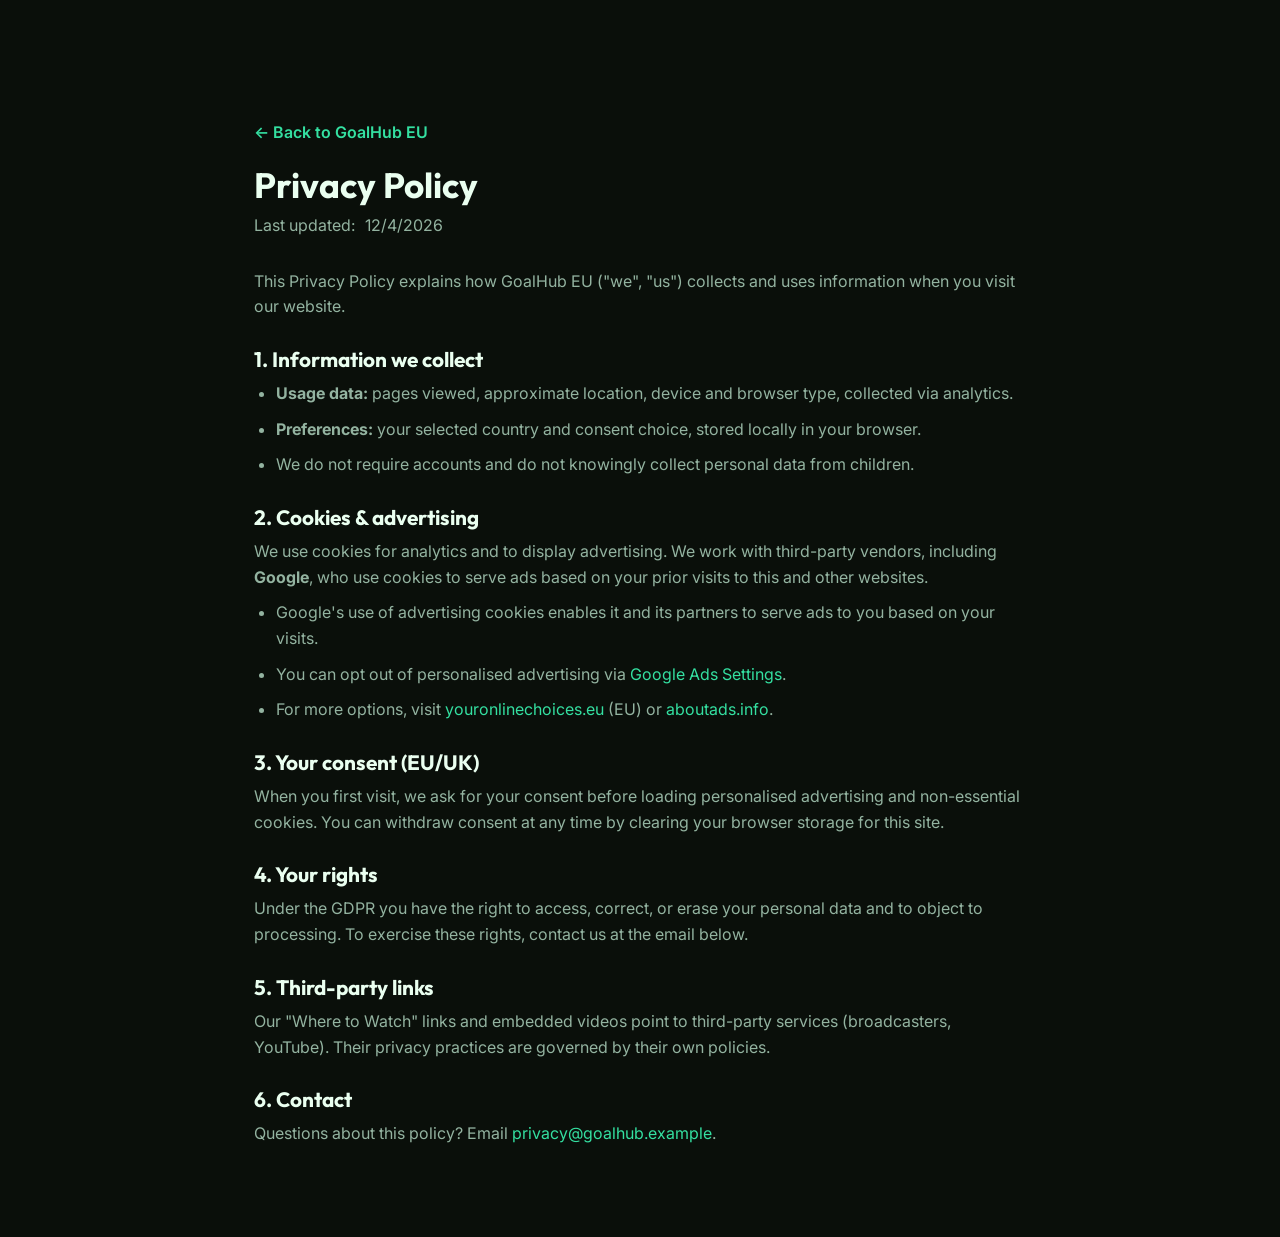
<file: privacy.html>
<!DOCTYPE html>
<html lang="en">
<head>
  <meta charset="UTF-8" />
  <meta name="viewport" content="width=device-width, initial-scale=1.0" />
  <meta name="description" content="GoalHub EU privacy policy — how we use cookies, analytics and advertising." />
  <title>Privacy Policy — GoalHub EU</title>
  <link href="https://fonts.googleapis.com/css2?family=Outfit:wght@400;600;700;800&family=Inter:wght@400;500;600&display=swap" rel="stylesheet" />
  <link rel="stylesheet" href="styles.css" />
  <link rel="icon" href="data:image/svg+xml,<svg xmlns='http://www.w3.org/2000/svg' viewBox='0 0 100 100'><text y='.9em' font-size='90'>⚽</text></svg>" />
</head>
<body>
  <article class="legal">
    <a href="index.html" class="back-link">← Back to GoalHub EU</a>
    <h1>Privacy Policy</h1>
    <p class="updated">Last updated: <span id="d"></span></p>

    <p>This Privacy Policy explains how GoalHub EU ("we", "us") collects and uses information when you visit our website.</p>

    <h2>1. Information we collect</h2>
    <ul>
      <li><strong>Usage data:</strong> pages viewed, approximate location, device and browser type, collected via analytics.</li>
      <li><strong>Preferences:</strong> your selected country and consent choice, stored locally in your browser.</li>
      <li>We do not require accounts and do not knowingly collect personal data from children.</li>
    </ul>

    <h2>2. Cookies &amp; advertising</h2>
    <p>We use cookies for analytics and to display advertising. We work with third-party vendors, including <strong>Google</strong>, who use cookies to serve ads based on your prior visits to this and other websites.</p>
    <ul>
      <li>Google's use of advertising cookies enables it and its partners to serve ads to you based on your visits.</li>
      <li>You can opt out of personalised advertising via <a href="https://www.google.com/settings/ads" target="_blank" rel="noopener">Google Ads Settings</a>.</li>
      <li>For more options, visit <a href="https://www.youronlinechoices.eu" target="_blank" rel="noopener">youronlinechoices.eu</a> (EU) or <a href="https://optout.aboutads.info" target="_blank" rel="noopener">aboutads.info</a>.</li>
    </ul>

    <h2>3. Your consent (EU/UK)</h2>
    <p>When you first visit, we ask for your consent before loading personalised advertising and non-essential cookies. You can withdraw consent at any time by clearing your browser storage for this site.</p>

    <h2>4. Your rights</h2>
    <p>Under the GDPR you have the right to access, correct, or erase your personal data and to object to processing. To exercise these rights, contact us at the email below.</p>

    <h2>5. Third-party links</h2>
    <p>Our "Where to Watch" links and embedded videos point to third-party services (broadcasters, YouTube). Their privacy practices are governed by their own policies.</p>

    <h2>6. Contact</h2>
    <p>Questions about this policy? Email <a href="mailto:privacy@goalhub.example">privacy@goalhub.example</a>.</p>
  </article>
  <script>document.getElementById("d").textContent = new Date().toLocaleDateString();</script>
</body>
</html>
</file>
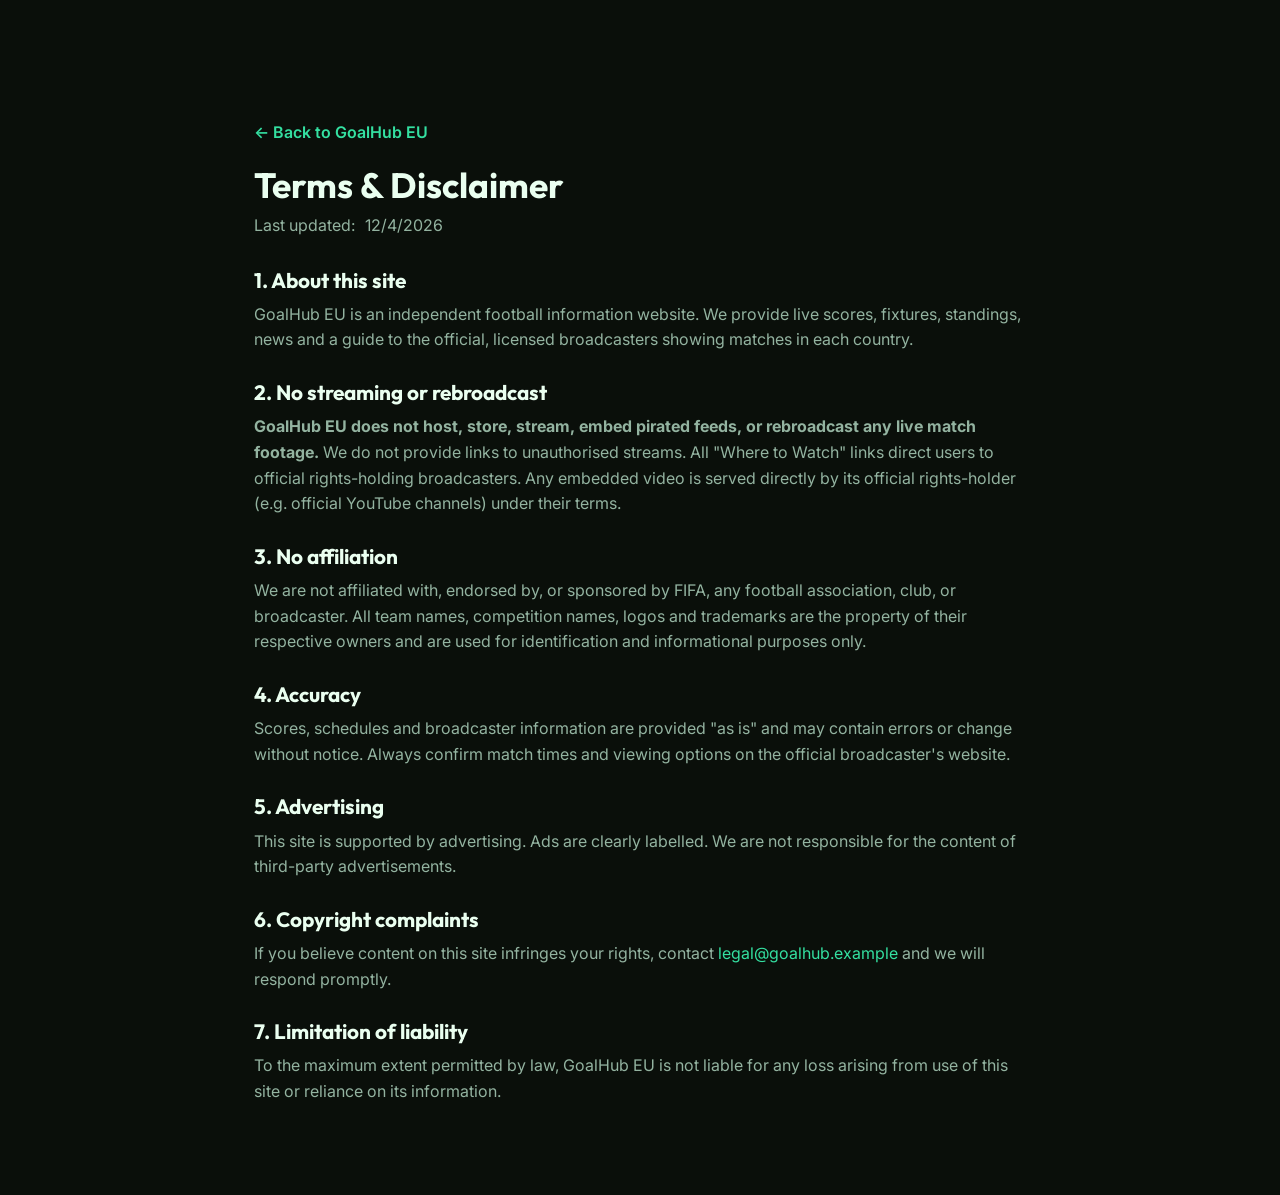
<file: terms.html>
<!DOCTYPE html>
<html lang="en">
<head>
  <meta charset="UTF-8" />
  <meta name="viewport" content="width=device-width, initial-scale=1.0" />
  <meta name="description" content="GoalHub EU terms of use and content disclaimer." />
  <title>Terms &amp; Disclaimer — GoalHub EU</title>
  <link href="https://fonts.googleapis.com/css2?family=Outfit:wght@400;600;700;800&family=Inter:wght@400;500;600&display=swap" rel="stylesheet" />
  <link rel="stylesheet" href="styles.css" />
  <link rel="icon" href="data:image/svg+xml,<svg xmlns='http://www.w3.org/2000/svg' viewBox='0 0 100 100'><text y='.9em' font-size='90'>⚽</text></svg>" />
</head>
<body>
  <article class="legal">
    <a href="index.html" class="back-link">← Back to GoalHub EU</a>
    <h1>Terms &amp; Disclaimer</h1>
    <p class="updated">Last updated: <span id="d"></span></p>

    <h2>1. About this site</h2>
    <p>GoalHub EU is an independent football information website. We provide live scores, fixtures, standings, news and a guide to the official, licensed broadcasters showing matches in each country.</p>

    <h2>2. No streaming or rebroadcast</h2>
    <p><strong>GoalHub EU does not host, store, stream, embed pirated feeds, or rebroadcast any live match footage.</strong> We do not provide links to unauthorised streams. All "Where to Watch" links direct users to official rights-holding broadcasters. Any embedded video is served directly by its official rights-holder (e.g. official YouTube channels) under their terms.</p>

    <h2>3. No affiliation</h2>
    <p>We are not affiliated with, endorsed by, or sponsored by FIFA, any football association, club, or broadcaster. All team names, competition names, logos and trademarks are the property of their respective owners and are used for identification and informational purposes only.</p>

    <h2>4. Accuracy</h2>
    <p>Scores, schedules and broadcaster information are provided "as is" and may contain errors or change without notice. Always confirm match times and viewing options on the official broadcaster's website.</p>

    <h2>5. Advertising</h2>
    <p>This site is supported by advertising. Ads are clearly labelled. We are not responsible for the content of third-party advertisements.</p>

    <h2>6. Copyright complaints</h2>
    <p>If you believe content on this site infringes your rights, contact <a href="mailto:legal@goalhub.example">legal@goalhub.example</a> and we will respond promptly.</p>

    <h2>7. Limitation of liability</h2>
    <p>To the maximum extent permitted by law, GoalHub EU is not liable for any loss arising from use of this site or reliance on its information.</p>
  </article>
  <script>document.getElementById("d").textContent = new Date().toLocaleDateString();</script>
</body>
</html>
</file>
<file: styles.css>
/* ===== Design tokens ===== */
:root {
  --bg: #0a0f0a;
  --bg-2: #0e150e;
  --surface: #13201a;
  --surface-2: #1a2c22;
  --border: rgba(255, 255, 255, 0.08);
  --text: #eafff0;
  --muted: #93b3a0;
  --brand: #1fc16b;
  --brand-2: #34e0a1;
  --accent: #ffd23f;
  --live: #ff3b5c;
  --grad: linear-gradient(135deg, #1fc16b 0%, #34e0a1 100%);
  --radius: 18px;
  --radius-sm: 12px;
  --maxw: 1200px;
  --shadow: 0 24px 60px -20px rgba(31, 193, 107, 0.4);
}

* { box-sizing: border-box; margin: 0; padding: 0; }
html { scroll-behavior: smooth; scroll-padding-top: 88px; }
body {
  font-family: "Inter", system-ui, sans-serif;
  background: var(--bg); color: var(--text); line-height: 1.6;
  -webkit-font-smoothing: antialiased; overflow-x: hidden;
}
h1, h2, h3, h4, .brand__name { font-family: "Outfit", sans-serif; line-height: 1.12; }
a { color: inherit; text-decoration: none; }
img { max-width: 100%; display: block; }

.container { width: 100%; max-width: var(--maxw); margin: 0 auto; padding: 0 24px; }
.grad { background: var(--grad); -webkit-background-clip: text; background-clip: text; -webkit-text-fill-color: transparent; }

/* ===== Buttons ===== */
.btn {
  display: inline-flex; align-items: center; justify-content: center; gap: 8px;
  font-weight: 600; font-size: 1rem; padding: 13px 24px; border-radius: 999px;
  border: 1px solid transparent; cursor: pointer;
  transition: transform .2s, box-shadow .2s, background .2s, border-color .2s; white-space: nowrap;
}
.btn--primary { background: var(--grad); color: #052012; box-shadow: var(--shadow); }
.btn--primary:hover { transform: translateY(-2px); }
.btn--ghost { background: rgba(255,255,255,.04); color: var(--text); border-color: var(--border); }
.btn--ghost:hover { background: rgba(255,255,255,.09); }
.btn--sm { padding: 10px 18px; font-size: .9rem; }

/* ===== Styled "Find your channel" button (Uiverse by elijahgummer) ===== */
.styled-button {
  position: relative;
  padding: 1rem 2rem;
  font-size: 1.1rem;
  font-weight: bold;
  color: #ffffff;
  background: linear-gradient(to bottom, #171717, #242424);
  border-radius: 9999px;
  cursor: pointer;
  box-shadow: 0 2px 4px rgba(0, 0, 0, 1), 0 10px 20px rgba(0, 0, 0, 0.4);
  transition: all 0.2s ease;
  display: inline-flex;
  align-items: center;
  justify-content: center;
  border: 1px solid #292929;
  text-decoration: none;
}
.styled-button::before {
  content: "";
  position: absolute;
  top: -2px; right: -1px; bottom: -1px; left: -1px;
  background: linear-gradient(to bottom, #292929, #000000);
  z-index: -1;
  border-radius: 9999px;
  transition: all 0.2s ease;
  opacity: 1;
}
.styled-button:active { transform: translateY(2px); box-shadow: 0 1px 2px rgba(0, 0, 0, 1), 0 5px 10px rgba(0, 0, 0, 0.4); }
.styled-button .inner-button {
  position: relative;
  display: flex;
  align-items: center;
  justify-content: center;
  background: linear-gradient(to bottom, #171717, #242424);
  width: 40px; height: 40px;
  margin-left: 10px;
  border-radius: 50%;
  box-shadow: 0 0 1px rgba(0, 0, 0, 1);
  border: 1px solid #252525;
  transition: all 0.2s ease;
}
.styled-button .inner-button::before {
  content: "";
  position: absolute;
  top: -2px; right: -1px; bottom: -1px; left: -1px;
  background: linear-gradient(to bottom, #292929, #000000);
  z-index: -1;
  border-radius: 9999px;
  transition: all 0.2s ease;
  opacity: 1;
}
.styled-button .inner-button .icon {
  filter: drop-shadow(0 10px 20px rgba(26, 25, 25, 0.9)) drop-shadow(0 0 4px rgba(0, 0, 0, 1));
  transition: all 0.4s ease-in-out;
}
.styled-button .inner-button .icon:hover {
  filter: drop-shadow(0 10px 20px rgba(50, 50, 50, 1)) drop-shadow(0 0 20px rgba(2, 2, 2, 1));
  transform: rotate(-35deg);
}

/* ===== Header ===== */
.header { position: fixed; inset: 0 0 auto 0; z-index: 100; transition: background .3s, border-color .3s; border-bottom: 1px solid transparent; }
.header.is-scrolled { background: rgba(10,15,10,.85); backdrop-filter: blur(14px); border-bottom-color: var(--border); }
.header__inner { display: flex; align-items: center; justify-content: space-between; height: 72px; }
.brand { display: inline-flex; align-items: center; gap: 10px; font-weight: 800; }
.brand__mark { font-size: 1.5rem; }
.brand__name { font-size: 1.3rem; letter-spacing: -.02em; }
.brand__name span { color: var(--brand-2); }
.brand__name small { font-size: .65em; color: var(--muted); margin-left: 3px; vertical-align: super; }
.nav { display: flex; gap: 26px; }
.nav a { color: var(--muted); font-weight: 500; font-size: .95rem; transition: color .2s; }
.nav a:hover { color: var(--text); }
.header__actions { display: flex; align-items: center; gap: 14px; }
.nav-toggle { display: none; flex-direction: column; gap: 5px; background: none; border: 0; cursor: pointer; padding: 6px; }
.nav-toggle span { width: 24px; height: 2px; background: var(--text); border-radius: 2px; transition: .3s; }
.nav-toggle[aria-expanded="true"] span:nth-child(1) { transform: translateY(7px) rotate(45deg); }
.nav-toggle[aria-expanded="true"] span:nth-child(2) { opacity: 0; }
.nav-toggle[aria-expanded="true"] span:nth-child(3) { transform: translateY(-7px) rotate(-45deg); }

/* ===== Hero ===== */
.hero { position: relative; padding: 140px 0 50px; overflow: hidden; text-align: center; }
.hero__glow { position: absolute; top: -200px; left: 50%; transform: translateX(-50%); width: 900px; height: 700px; pointer-events: none; background: radial-gradient(closest-side, rgba(31,193,107,.32), transparent 70%); filter: blur(20px); }
.hero__inner { position: relative; max-width: 820px; margin: 0 auto; display: grid; justify-items: center; }
.hero h1 { font-size: clamp(2.2rem, 5vw, 3.6rem); font-weight: 800; letter-spacing: -.03em; margin: 18px 0; }
.hero__sub { color: var(--muted); font-size: 1.12rem; max-width: 620px; }
.hero__cta { display: flex; flex-wrap: wrap; gap: 14px; margin: 28px 0 24px; justify-content: center; }
.pill { display: inline-flex; align-items: center; gap: 8px; font-size: .85rem; font-weight: 600; padding: 7px 14px; border-radius: 999px; background: rgba(31,193,107,.12); border: 1px solid rgba(31,193,107,.3); color: #bdf5d6; }
.pill__dot { width: 8px; height: 8px; border-radius: 50%; background: var(--live); box-shadow: 0 0 0 4px rgba(255,59,92,.18); animation: pulse 1.6s infinite; }
@keyframes pulse { 0%,100% { opacity: 1; } 50% { opacity: .4; } }

.country { display: flex; align-items: center; gap: 10px; background: var(--surface); border: 1px solid var(--border); padding: 10px 16px; border-radius: 999px; font-weight: 600; font-size: .9rem; }
.country select { background: var(--bg-2); color: var(--text); border: 1px solid var(--border); border-radius: 8px; padding: 8px 12px; font: inherit; font-weight: 600; cursor: pointer; }

/* ===== Stats bar (synced) ===== */
.statbar { display: grid; grid-template-columns: repeat(6, 1fr); gap: 12px; margin-top: 38px; }
.stat { background: var(--surface); border: 1px solid var(--border); border-radius: var(--radius-sm); padding: 16px 12px; text-align: center; transition: border-color .3s; }
.stat__num { display: block; font-family: "Outfit", sans-serif; font-weight: 800; font-size: 1.9rem; line-height: 1; }
.stat__label { display: block; margin-top: 6px; font-size: .76rem; color: var(--muted); text-transform: uppercase; letter-spacing: .06em; font-weight: 600; }
.stat--live { border-color: rgba(255,59,92,.55); background: rgba(255,59,92,.08); }
.stat--live .stat__num { color: var(--live); }

/* ===== Live toolbar (tabs + last updated/refresh) ===== */
.live-toolbar { display: flex; align-items: center; justify-content: space-between; gap: 14px; margin-bottom: 20px; flex-wrap: wrap; }
.live-toolbar .tabs { margin-bottom: 0; }
.updated { display: flex; align-items: center; gap: 10px; }
.updated__text { color: var(--muted); font-size: .82rem; font-weight: 600; }
.refresh { display: inline-grid; place-items: center; width: 36px; height: 36px; border-radius: 50%; border: 1px solid var(--border); background: var(--surface); color: var(--text); cursor: pointer; transition: background .2s, border-color .2s; }
.refresh:hover { background: var(--surface-2); border-color: rgba(31,193,107,.5); }
.refresh.is-spinning svg { animation: spin .7s linear infinite; }
@keyframes spin { to { transform: rotate(360deg); } }

/* ===== Crests ===== */
.crest { object-fit: contain; vertical-align: middle; }
.match__flag.crest { width: 26px; height: 26px; }
.tbadge { display: inline-block; width: 20px; height: 20px; vertical-align: middle; margin-right: 4px; }
img.tbadge.crest { object-fit: contain; }
.match--live { border-color: rgba(255,59,92,.4); box-shadow: 0 0 0 1px rgba(255,59,92,.15) inset; }

/* ===== Skeleton loading ===== */
.match--skeleton { display: block; height: 64px; }
.match--skeleton span { display: block; width: 100%; height: 100%; border-radius: var(--radius-sm); background: linear-gradient(90deg, var(--surface) 25%, var(--surface-2) 37%, var(--surface) 63%); background-size: 400% 100%; animation: sk 1.4s ease infinite; }
@keyframes sk { 0% { background-position: 100% 0; } 100% { background-position: 0 0; } }

/* ===== Clickable match ===== */
.match--clickable { cursor: pointer; }
.match--clickable:hover { border-color: rgba(31,193,107,.55); }

/* ===== Knockout bracket ===== */
.bracket-scroll { overflow-x: auto; padding-bottom: 12px; }
.bracket { display: flex; gap: 18px; min-width: max-content; }
.bracket__col { display: flex; flex-direction: column; min-width: 210px; }
.bracket__title { font-size: .8rem; text-transform: uppercase; letter-spacing: .08em; color: var(--brand-2); margin-bottom: 12px; text-align: center; }
.bracket__ties { display: flex; flex-direction: column; justify-content: space-around; gap: 14px; flex: 1; }
.tie { background: var(--surface); border: 1px solid var(--border); border-radius: var(--radius-sm); padding: 10px 12px; transition: transform .2s, border-color .2s; }
.tie--clickable { cursor: pointer; }
.tie--clickable:hover { transform: translateY(-3px); border-color: rgba(31,193,107,.5); }
.tie__row { display: flex; align-items: center; gap: 8px; font-size: .88rem; padding: 3px 0; color: var(--muted); }
.tie__row--win { color: var(--text); font-weight: 700; }
.tie__row b { margin-left: auto; font-family: "Outfit", sans-serif; }
.tie__flag { width: 20px; height: 20px; font-size: 1.1rem; display: inline-grid; place-items: center; flex: none; }
img.tie__flag.crest { object-fit: contain; }
.tie__name { white-space: nowrap; overflow: hidden; text-overflow: ellipsis; }
.tie__foot { text-align: center; margin-top: 6px; padding-top: 6px; border-top: 1px solid var(--border); font-size: .76rem; color: var(--muted); }
.tie__live { color: var(--live); font-weight: 700; }
.tie__score { font-weight: 700; color: var(--text); }

/* ===== Match details modal ===== */
.modal { position: fixed; inset: 0; z-index: 300; display: grid; place-items: center; padding: 20px; }
.modal[hidden] { display: none; }
.modal__backdrop { position: absolute; inset: 0; background: rgba(4,8,5,.7); backdrop-filter: blur(4px); }
.modal__dialog { position: relative; width: 100%; max-width: 500px; max-height: 88vh; overflow-y: auto; background: var(--surface); border: 1px solid var(--border); border-radius: var(--radius); padding: 26px; box-shadow: 0 30px 80px -20px rgba(0,0,0,.7); animation: pop .2s ease; }
@keyframes pop { from { transform: scale(.96); opacity: 0; } to { transform: none; opacity: 1; } }
.modal__close { position: absolute; top: 12px; right: 14px; background: none; border: 0; color: var(--muted); font-size: 1.6rem; line-height: 1; cursor: pointer; }
.modal__close:hover { color: var(--text); }
.md__head { display: grid; grid-template-columns: 1fr auto 1fr; align-items: center; gap: 12px; margin-bottom: 8px; }
.md__team { display: flex; flex-direction: column; align-items: center; gap: 8px; font-weight: 700; text-align: center; font-size: .95rem; }
.md__flag { font-size: 2.4rem; width: 48px; height: 48px; display: inline-grid; place-items: center; }
img.md__flag.crest { object-fit: contain; }
.md__center { text-align: center; }
.md__score { display: block; font-family: "Outfit", sans-serif; font-weight: 800; font-size: 2rem; }
.md__vs { display: block; color: var(--muted); font-weight: 700; }
.md__tag { display: block; font-size: .72rem; color: var(--muted); margin-top: 4px; }
.md__tag--live { color: var(--live); font-weight: 700; }
.md__meta { text-align: center; color: var(--brand-2); font-size: .82rem; font-weight: 600; margin-bottom: 18px; }
.md__rows { display: grid; gap: 1px; background: var(--border); border: 1px solid var(--border); border-radius: 10px; overflow: hidden; }
.md__row { display: flex; justify-content: space-between; gap: 12px; padding: 11px 14px; background: var(--surface); font-size: .9rem; }
.md__k { color: var(--muted); }
.md__v { font-weight: 600; text-align: right; }
.md__note { margin-top: 16px; font-size: .8rem; color: var(--muted); line-height: 1.5; }

/* Modal extras: stats / lineups / events */
.md__block { margin-top: 22px; }
.md__h4 { font-size: .8rem; text-transform: uppercase; letter-spacing: .08em; color: var(--brand-2); margin-bottom: 12px; }

.srow { display: grid; grid-template-columns: 44px 1fr 44px; align-items: center; font-size: .85rem; margin-top: 8px; }
.srow__h { text-align: left; font-weight: 700; }
.srow__a { text-align: right; font-weight: 700; }
.srow__t { text-align: center; color: var(--muted); font-size: .78rem; }
.sbar { display: flex; height: 6px; border-radius: 4px; overflow: hidden; margin-top: 4px; background: var(--bg-2); }
.sbar__h { background: var(--brand); }
.sbar__a { background: var(--accent); }

.lu { display: grid; grid-template-columns: 1fr 1fr; gap: 16px; }
.lu__team { font-weight: 700; font-size: .9rem; margin-bottom: 8px; }
.lu__form { color: var(--brand-2); font-weight: 600; font-size: .8rem; }
.lu__list { list-style: none; display: grid; gap: 5px; padding: 0; }
.lu__list li { font-size: .82rem; color: var(--muted); display: flex; align-items: center; gap: 6px; }
.lu__num { display: inline-grid; place-items: center; min-width: 20px; height: 20px; border-radius: 5px; background: var(--bg-2); font-size: .72rem; font-weight: 700; color: var(--text); }
.lu__pos { color: var(--brand-2); font-size: .7rem; margin-left: auto; }
.lu__coach { margin-top: 8px; font-size: .78rem; color: var(--muted); }

.evs { display: grid; gap: 8px; }
.ev { display: flex; align-items: center; gap: 8px; font-size: .85rem; }
.ev--a { flex-direction: row-reverse; text-align: right; }
.ev__min { min-width: 38px; font-weight: 700; color: var(--brand-2); font-size: .78rem; }
.ev--a .ev__min { text-align: right; }
.ev__ic { font-size: .9rem; }
.ev__txt strong { color: var(--text); }
.ev__sub { color: var(--muted); font-size: .78rem; }
.ev__in { color: var(--brand); font-weight: 600; }
.ev__out { color: var(--accent); }

/* Scorers summary under the scoreline */
.gsum { display: grid; grid-template-columns: 1fr auto 1fr; align-items: start; gap: 12px; margin: 4px 0 18px; padding: 12px 0; border-top: 1px solid var(--border); border-bottom: 1px solid var(--border); font-size: .85rem; line-height: 1.7; }
.gsum__side { color: var(--text); }
.gsum__side--a { text-align: right; }
.gsum__ball { color: var(--muted); }
.gsum__min { color: var(--brand-2); font-weight: 700; font-size: .78rem; }

/* ===== Top scorers ===== */
.scorers { display: grid; grid-template-columns: repeat(auto-fill, minmax(300px, 1fr)); gap: 12px; }
.scorer { display: flex; align-items: center; gap: 14px; background: var(--surface); border: 1px solid var(--border); border-radius: var(--radius-sm); padding: 14px 18px; transition: transform .2s, border-color .2s; }
.scorer:hover { transform: translateY(-3px); border-color: rgba(31,193,107,.45); }
.scorer--lead { border-color: rgba(255,210,63,.5); background: linear-gradient(180deg, rgba(255,210,63,.08), var(--surface)); }
.scorer__rank { font-family: "Outfit", sans-serif; font-weight: 800; font-size: 1.1rem; color: var(--muted); width: 22px; text-align: center; }
.scorer--lead .scorer__rank { color: var(--accent); }
.scorer__flag { font-size: 1.6rem; width: 30px; height: 30px; display: inline-grid; place-items: center; }
img.scorer__flag.crest { object-fit: contain; }
.scorer__info { display: flex; flex-direction: column; flex: 1; min-width: 0; }
.scorer__name { font-weight: 700; white-space: nowrap; overflow: hidden; text-overflow: ellipsis; }
.scorer__team { font-size: .82rem; color: var(--muted); }
.scorer__stats { text-align: right; }
.scorer__goals { font-family: "Outfit", sans-serif; font-weight: 800; font-size: 1.4rem; color: var(--brand-2); }
.scorer__sub { display: block; font-size: .72rem; color: var(--muted); }

/* ===== Ad slots ===== */
.ad-wrap { padding: 18px 24px; }
.ad-slot { position: relative; min-height: 100px; display: grid; place-items: center; background: repeating-linear-gradient(45deg, rgba(255,255,255,.02), rgba(255,255,255,.02) 12px, rgba(255,255,255,.04) 12px, rgba(255,255,255,.04) 24px); border: 1px dashed var(--border); border-radius: var(--radius-sm); overflow: hidden; }
.ad-slot--rect { min-height: 250px; }
.ad-slot__label { position: absolute; top: 6px; left: 10px; font-size: .65rem; letter-spacing: .12em; text-transform: uppercase; color: var(--muted); opacity: .7; }
.ad-slot .adsbygoogle { width: 100%; }

/* ===== Sections ===== */
.section { padding: 70px 0; }
.section--alt { background: var(--bg-2); }
.section__head { text-align: center; max-width: 640px; margin: 0 auto 40px; }
.section__head h2 { font-size: clamp(1.7rem, 3.5vw, 2.5rem); font-weight: 800; letter-spacing: -.02em; margin-bottom: 12px; }
.section__head p { color: var(--muted); }
.eyebrow { display: inline-block; color: var(--brand-2); font-weight: 700; font-size: .8rem; letter-spacing: .12em; text-transform: uppercase; margin-bottom: 10px; }

/* ===== Layout (main + sidebar) ===== */
.layout { display: grid; grid-template-columns: 1fr 320px; gap: 30px; align-items: start; }
.layout__side { display: grid; gap: 20px; position: sticky; top: 90px; }

/* Tabs */
.tabs { display: flex; gap: 8px; margin-bottom: 20px; }
.tab { border: 1px solid var(--border); background: var(--surface); color: var(--muted); font-weight: 600; padding: 11px 18px; border-radius: 999px; cursor: pointer; transition: .2s; font-size: .92rem; }
.tab.is-active { background: var(--grad); color: #052012; border-color: transparent; }
.panel { display: none; }
.panel.is-active { display: block; }

/* Filter chips */
.filter-bar { display: flex; flex-wrap: wrap; gap: 8px; margin-bottom: 18px; }
.chip { border: 1px solid var(--border); background: transparent; color: var(--muted); padding: 7px 14px; border-radius: 999px; cursor: pointer; font-size: .85rem; font-weight: 600; transition: .2s; }
.chip.is-active, .chip:hover { background: var(--surface-2); color: var(--text); border-color: rgba(31,193,107,.4); }

/* Matches */
.matches { display: grid; gap: 12px; }
.match { display: grid; grid-template-columns: 1fr auto 1fr; align-items: center; gap: 14px; background: var(--surface); border: 1px solid var(--border); border-radius: var(--radius-sm); padding: 16px 20px; transition: border-color .2s, transform .2s; }
.match:hover { border-color: rgba(31,193,107,.4); transform: translateY(-2px); }
.match__team { display: flex; align-items: center; gap: 10px; font-weight: 600; }
.match__team--home { justify-content: flex-end; text-align: right; }
.match__flag { font-size: 1.5rem; line-height: 1; }
.match__center { text-align: center; min-width: 92px; }
.match__score { font-family: "Outfit", sans-serif; font-weight: 800; font-size: 1.5rem; }
.match__time { color: var(--muted); font-size: .9rem; font-weight: 600; }
.match__status { display: inline-block; font-size: .68rem; font-weight: 700; letter-spacing: .06em; text-transform: uppercase; padding: 3px 9px; border-radius: 999px; margin-top: 4px; }
.match__status--live { background: rgba(255,59,92,.16); color: #ff7088; }
.match__status--ft { background: rgba(255,255,255,.08); color: var(--muted); }
.match__status--up { background: rgba(31,193,107,.14); color: var(--brand-2); }
.match__meta { grid-column: 1 / -1; text-align: center; color: var(--muted); font-size: .78rem; margin-top: 2px; }
.loading { color: var(--muted); text-align: center; padding: 30px; }

.side-card { background: var(--surface); border: 1px solid var(--border); border-radius: var(--radius); padding: 22px; }
.side-card h3 { margin-bottom: 10px; font-size: 1.05rem; }
.side-card p { color: var(--muted); font-size: .95rem; }

/* Standings */
.groups { display: grid; grid-template-columns: repeat(auto-fill, minmax(330px, 1fr)); gap: 20px; }
.group { background: var(--surface); border: 1px solid var(--border); border-radius: var(--radius); overflow: hidden; }
.group h3 { padding: 14px 18px; font-size: 1.05rem; background: rgba(31,193,107,.08); border-bottom: 1px solid var(--border); }
.table { width: 100%; border-collapse: collapse; font-size: .88rem; }
.table th, .table td { padding: 9px 10px; text-align: center; }
.table th { color: var(--muted); font-weight: 600; font-size: .72rem; text-transform: uppercase; letter-spacing: .04em; }
.table td:nth-child(2), .table th:nth-child(2) { text-align: left; }
.table tbody tr { border-top: 1px solid var(--border); }
.table tbody tr.qualify { background: rgba(31,193,107,.07); }
.table .pos { color: var(--muted); font-weight: 700; }
.table .team { font-weight: 600; }
.table .pts { font-weight: 800; color: var(--brand-2); }

/* Where to watch */
.watch-grid { display: grid; grid-template-columns: repeat(auto-fill, minmax(260px, 1fr)); gap: 16px; }
.watch { display: flex; align-items: center; gap: 14px; background: var(--surface); border: 1px solid var(--border); border-radius: var(--radius-sm); padding: 18px 20px; transition: border-color .2s, transform .2s; }
.watch:hover { border-color: rgba(31,193,107,.45); transform: translateY(-3px); }
.watch__flag { font-size: 2rem; }
.watch__name { font-weight: 700; }
.watch__broadcaster { color: var(--muted); font-size: .88rem; }
.watch__broadcaster a { color: var(--brand-2); }
.fineprint { text-align: center; color: var(--muted); font-size: .82rem; margin-top: 22px; opacity: .8; }

/* Videos */
.video-grid { display: grid; grid-template-columns: repeat(auto-fill, minmax(320px, 1fr)); gap: 20px; }
.video { background: var(--surface); border: 1px solid var(--border); border-radius: var(--radius); overflow: hidden; }
.video__frame { aspect-ratio: 16/9; width: 100%; border: 0; display: block; }
.video__cap { padding: 14px 18px; font-weight: 600; font-size: .95rem; }

/* News */
.news-grid { display: grid; grid-template-columns: repeat(auto-fill, minmax(300px, 1fr)); gap: 20px; }
.article { background: var(--surface); border: 1px solid var(--border); border-radius: var(--radius); overflow: hidden; transition: transform .2s, border-color .2s; }
.article:hover { transform: translateY(-4px); border-color: rgba(31,193,107,.4); }
.article__img { aspect-ratio: 16/9; background: var(--grad); display: grid; place-items: center; font-size: 2.6rem; }
.article__body { padding: 18px 20px; }
.article__tag { color: var(--brand-2); font-size: .75rem; font-weight: 700; letter-spacing: .06em; text-transform: uppercase; }
.article__body h3 { font-size: 1.12rem; margin: 8px 0; }
.article__body p { color: var(--muted); font-size: .92rem; }

/* Footer */
.footer { border-top: 1px solid var(--border); background: var(--bg-2); padding: 56px 0 28px; }
.footer__inner { display: grid; grid-template-columns: 2fr 1fr 1fr 1fr; gap: 34px; }
.footer__brand p { color: var(--muted); margin-top: 14px; max-width: 280px; font-size: .93rem; }
.footer__col h4 { font-size: .95rem; margin-bottom: 12px; }
.footer__col a { display: block; color: var(--muted); font-size: .9rem; padding: 5px 0; transition: color .2s; }
.footer__col a:hover { color: var(--text); }
.footer__bottom { margin-top: 38px; padding-top: 22px; border-top: 1px solid var(--border); display: grid; gap: 8px; }
.footer__bottom p { color: var(--muted); font-size: .82rem; }
.footer__disclaimer { opacity: .7; max-width: 820px; }

/* Cookie consent */
.cookie { position: fixed; left: 16px; right: 16px; bottom: 16px; z-index: 200; max-width: 720px; margin: 0 auto; display: flex; flex-wrap: wrap; align-items: center; gap: 14px; justify-content: space-between; background: rgba(19,32,26,.97); backdrop-filter: blur(12px); border: 1px solid var(--border); border-radius: 16px; padding: 16px 20px; box-shadow: 0 20px 50px -10px rgba(0,0,0,.6); }
.cookie p { font-size: .88rem; color: var(--muted); flex: 1 1 300px; }
.cookie a { color: var(--brand-2); }
.cookie__btns { display: flex; gap: 10px; }

/* Legal pages */
.legal { max-width: 820px; margin: 0 auto; padding: 120px 24px 80px; }
.legal h1 { font-size: 2.2rem; margin-bottom: 8px; }
.legal .updated { color: var(--muted); margin-bottom: 30px; }
.legal h2 { font-size: 1.3rem; margin: 28px 0 10px; }
.legal p, .legal li { color: var(--muted); margin-bottom: 10px; }
.legal ul { padding-left: 22px; }
.legal a { color: var(--brand-2); }
.back-link { display: inline-block; margin-bottom: 20px; color: var(--brand-2); font-weight: 600; }

/* Responsive */
@media (max-width: 980px) {
  .layout { grid-template-columns: 1fr; }
  .layout__side { position: static; grid-template-columns: 1fr 1fr; }
}
@media (max-width: 880px) {
  .statbar { grid-template-columns: repeat(3, 1fr); }
}
@media (max-width: 760px) {
  .nav { position: fixed; inset: 72px 0 auto 0; flex-direction: column; gap: 0; background: rgba(12,18,12,.98); backdrop-filter: blur(12px); border-bottom: 1px solid var(--border); padding: 10px 24px 20px; transform: translateY(-130%); transition: transform .3s; pointer-events: none; }
  .nav.is-open { transform: none; pointer-events: auto; }
  .nav a { padding: 14px 0; border-bottom: 1px solid var(--border); }
  .nav-toggle { display: flex; }
  .footer__inner { grid-template-columns: 1fr 1fr; }
  .layout__side { grid-template-columns: 1fr; }
  .section { padding: 50px 0; }
}
@media (max-width: 460px) {
  .footer__inner { grid-template-columns: 1fr; }
  .match { padding: 14px; gap: 8px; }
  .match__team { font-size: .9rem; }
}
</file>
